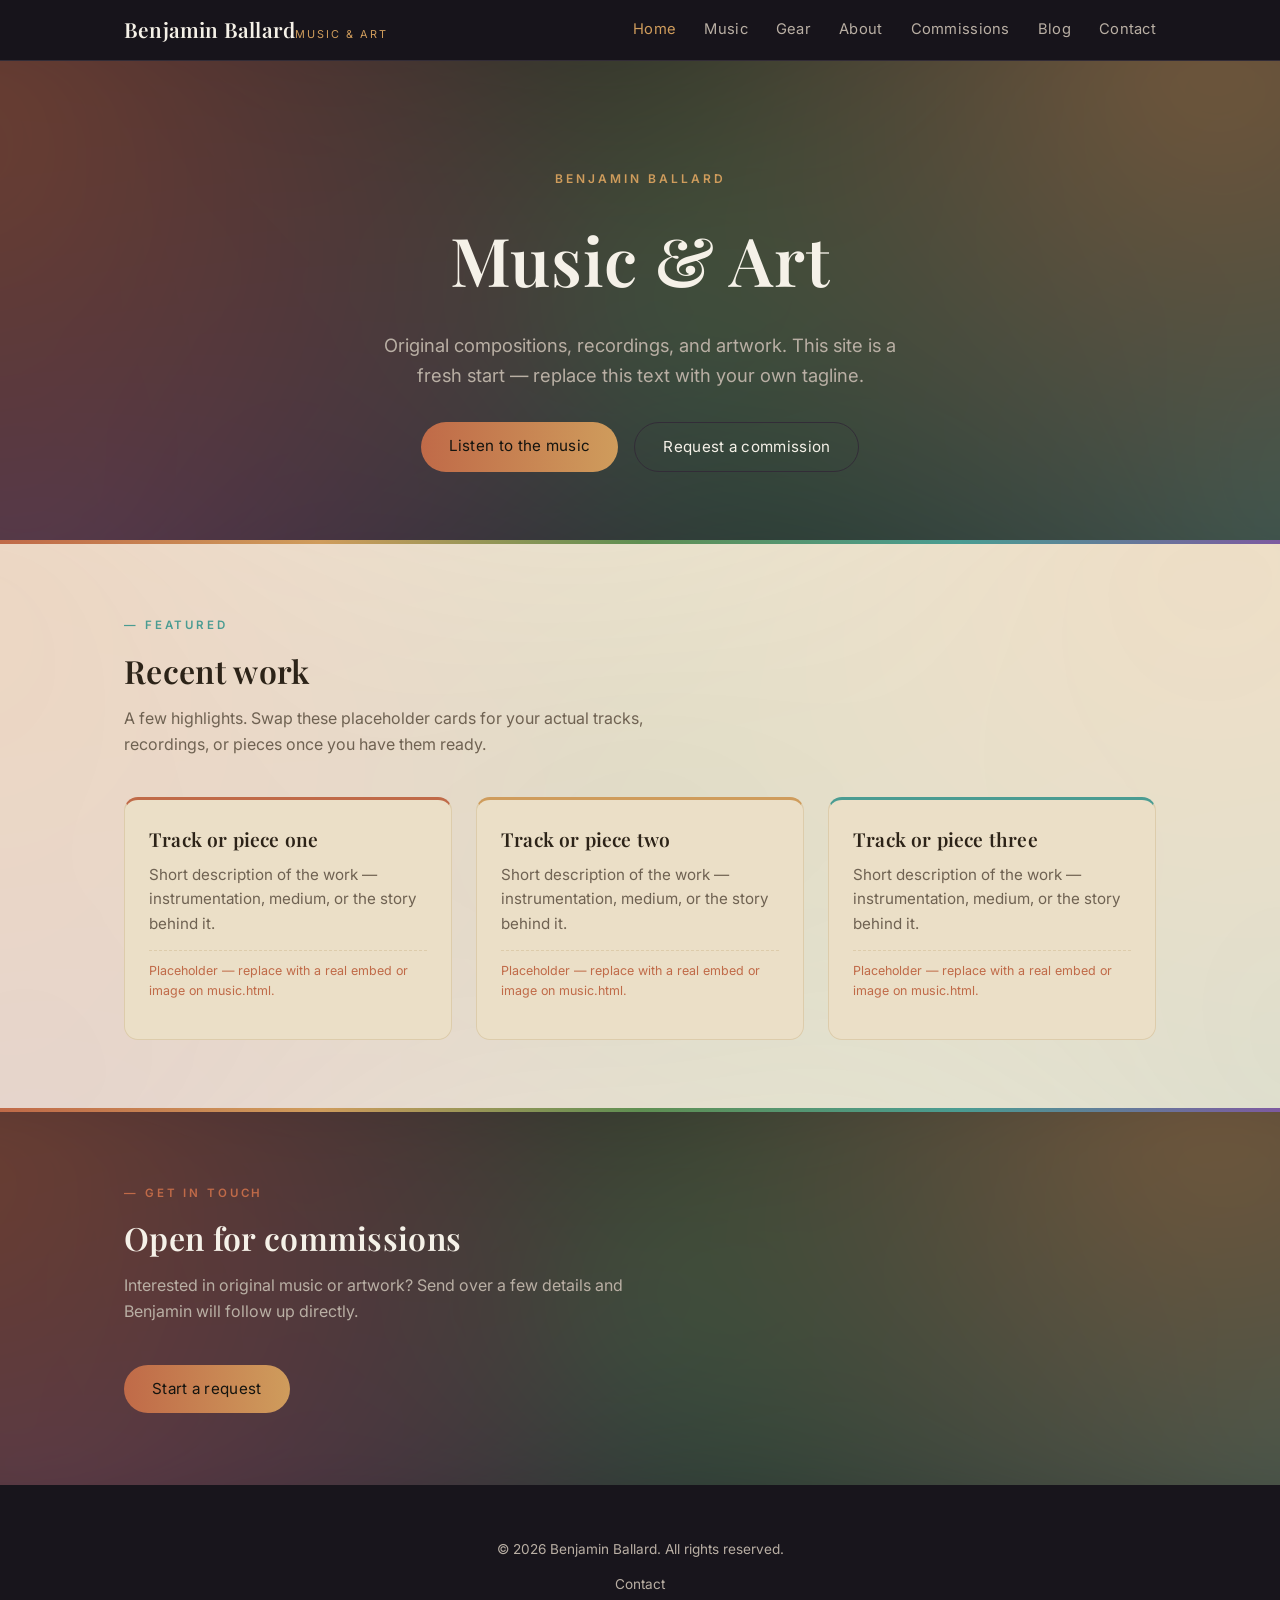
<file: index.html>
<!doctype html>
<html lang="en">
<head>
<meta charset="utf-8">
<meta name="viewport" content="width=device-width,initial-scale=1">
<title>Benjamin Ballard</title>
<meta name="description" content="Benjamin Ballard — music and artwork.">
<link rel="preconnect" href="https://fonts.googleapis.com">
<link href="https://fonts.googleapis.com/css2?family=Playfair+Display:wght@600;700&family=Inter:wght@400;500;600&display=swap" rel="stylesheet">
<link rel="stylesheet" href="styles.css">
</head>
<body>
<header class="site-header">
  <div class="wrap">
    <a class="brand" href="index.html"><span><strong>Benjamin Ballard</strong><small>Music &amp; Art</small></span></a>
    <button class="nav-toggle" aria-expanded="false" aria-label="Toggle menu">&#9776;</button>
    <nav class="main-nav">
      <a class="active" href="index.html">Home</a>
      <a href="music.html">Music</a>
      <a href="gear.html">Gear</a>
      <a href="about.html">About</a>
      <a href="commissions.html">Commissions</a>
      <a href="blog.html">Blog</a>
      <a href="contact.html">Contact</a>
    </nav>
  </div>
</header>

<main>
  <section class="hero">
    <div class="glow"></div>
    <div class="wrap">
      <p class="kicker k-gold">Benjamin Ballard</p>
      <h1>Music &amp; Art</h1>
      <p class="tagline">Original compositions, recordings, and artwork. This site is a fresh start — replace this text with your own tagline.</p>
      <div class="hero-actions">
        <a class="btn btn-primary" href="music.html">Listen to the music</a>
        <a class="btn btn-outline" href="commissions.html">Request a commission</a>
      </div>
    </div>
  </section>

  <section class="section section-light">
    <div class="glow glow-soft"></div>
    <div class="wrap">
      <div class="section-heading">
        <span class="kicker k-teal">— Featured</span>
        <h2>Recent work</h2>
        <p>A few highlights. Swap these placeholder cards for your actual tracks, recordings, or pieces once you have them ready.</p>
      </div>
      <div class="grid">
        <div class="card">
          <h3>Track or piece one</h3>
          <p>Short description of the work — instrumentation, medium, or the story behind it.</p>
          <p class="placeholder-note">Placeholder — replace with a real embed or image on music.html.</p>
        </div>
        <div class="card">
          <h3>Track or piece two</h3>
          <p>Short description of the work — instrumentation, medium, or the story behind it.</p>
          <p class="placeholder-note">Placeholder — replace with a real embed or image on music.html.</p>
        </div>
        <div class="card">
          <h3>Track or piece three</h3>
          <p>Short description of the work — instrumentation, medium, or the story behind it.</p>
          <p class="placeholder-note">Placeholder — replace with a real embed or image on music.html.</p>
        </div>
      </div>
    </div>
  </section>

  <section class="section">
    <div class="glow"></div>
    <div class="wrap">
      <div class="section-heading">
        <span class="kicker k-rust">— Get in touch</span>
        <h2>Open for commissions</h2>
        <p>Interested in original music or artwork? Send over a few details and Benjamin will follow up directly.</p>
      </div>
      <a class="btn btn-primary" href="commissions.html">Start a request</a>
    </div>
  </section>
</main>

<footer class="site-footer">
  <p>&copy; <span id="year"></span> Benjamin Ballard. All rights reserved.</p>
  <p><a href="contact.html">Contact</a></p>
</footer>
<script src="script.js"></script>
<script>document.getElementById('year').textContent = new Date().getFullYear();</script>
</body>
</html>
</file>
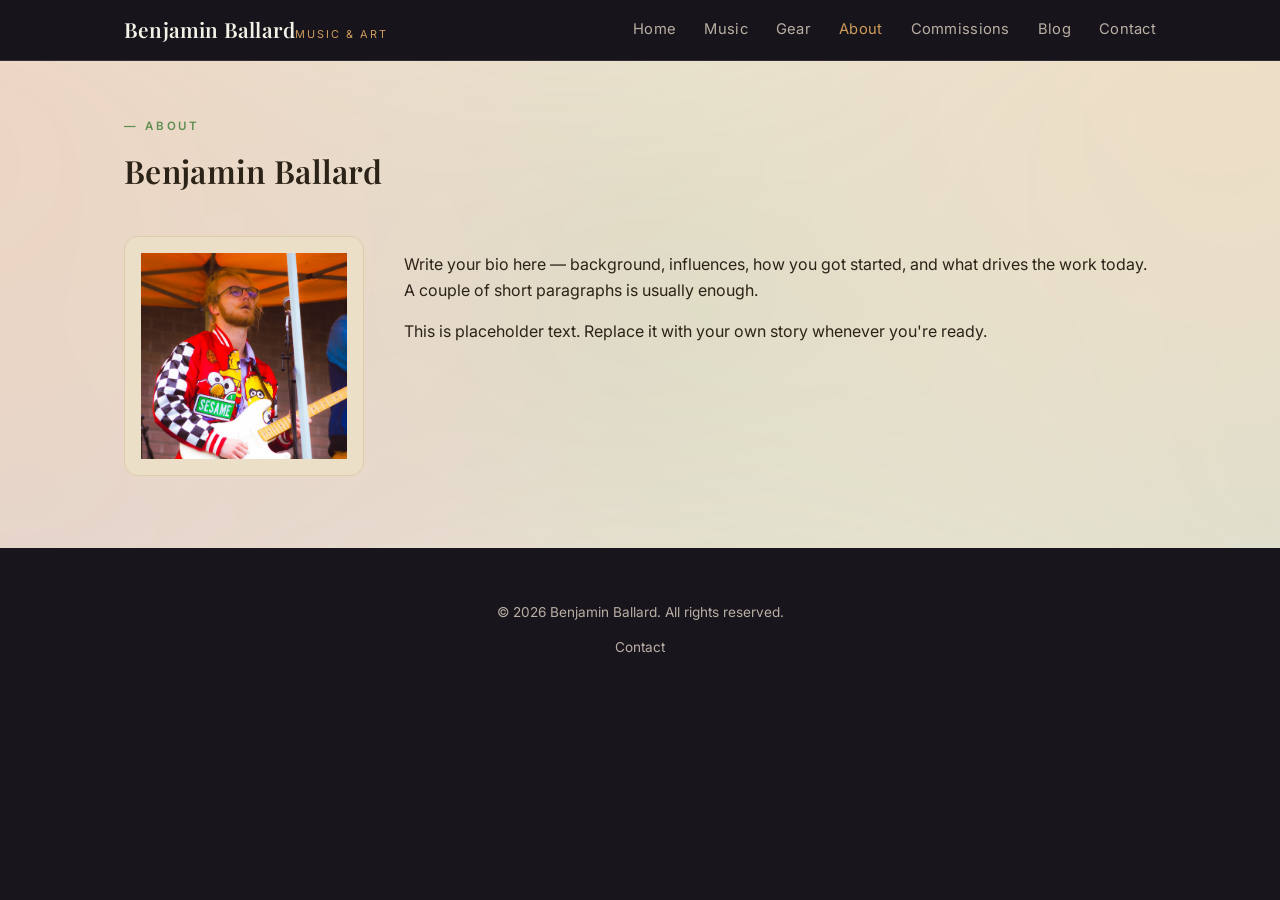
<file: about.html>
<!doctype html>
<html lang="en">
<head>
<meta charset="utf-8">
<meta name="viewport" content="width=device-width,initial-scale=1">
<title>About · Benjamin Ballard</title>
<meta name="description" content="About Benjamin Ballard.">
<link rel="preconnect" href="https://fonts.googleapis.com">
<link href="https://fonts.googleapis.com/css2?family=Playfair+Display:wght@600;700&family=Inter:wght@400;500;600&display=swap" rel="stylesheet">
<link rel="stylesheet" href="styles.css">
</head>
<body>
<header class="site-header">
  <div class="wrap">
    <a class="brand" href="index.html"><span><strong>Benjamin Ballard</strong><small>Music &amp; Art</small></span></a>
    <button class="nav-toggle" aria-expanded="false" aria-label="Toggle menu">&#9776;</button>
    <nav class="main-nav">
      <a href="index.html">Home</a>
      <a href="music.html">Music</a>
      <a href="gear.html">Gear</a>
      <a class="active" href="about.html">About</a>
      <a href="commissions.html">Commissions</a>
      <a href="blog.html">Blog</a>
      <a href="contact.html">Contact</a>
    </nav>
  </div>
</header>

<main>
  <section class="section section-light" style="padding-top:56px;">
    <div class="glow glow-soft"></div>
    <div class="wrap">
      <div class="section-heading">
        <span class="kicker k-leaf">— About</span>
        <h2>Benjamin Ballard</h2>
      </div>
      <div class="bio-layout">
        <div class="bio-portrait"><img src="assets/photos/portrait-sesame.jpg" alt="Benjamin Ballard performing live" loading="lazy"></div>
        <div>
          <p>Write your bio here — background, influences, how you got started, and what drives the work today. A couple of short paragraphs is usually enough.</p>
          <p>This is placeholder text. Replace it with your own story whenever you're ready.</p>
        </div>
      </div>
    </div>
  </section>
</main>

<footer class="site-footer">
  <p>&copy; <span id="year"></span> Benjamin Ballard. All rights reserved.</p>
  <p><a href="contact.html">Contact</a></p>
</footer>
<script src="script.js"></script>
<script>document.getElementById('year').textContent = new Date().getFullYear();</script>
</body>
</html>
</file>
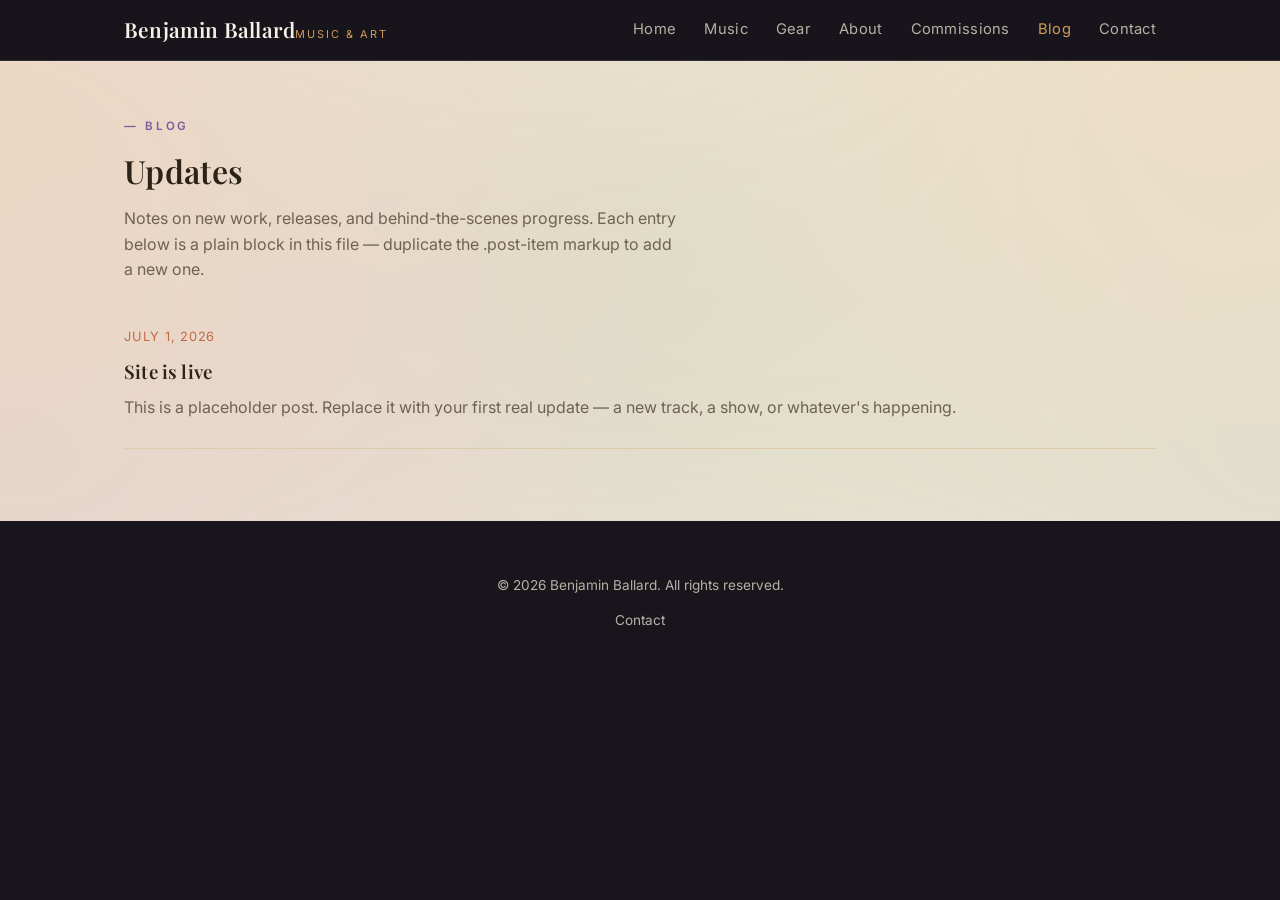
<file: blog.html>
<!doctype html>
<html lang="en">
<head>
<meta charset="utf-8">
<meta name="viewport" content="width=device-width,initial-scale=1">
<title>Blog · Benjamin Ballard</title>
<meta name="description" content="Updates from Benjamin Ballard.">
<link rel="preconnect" href="https://fonts.googleapis.com">
<link href="https://fonts.googleapis.com/css2?family=Playfair+Display:wght@600;700&family=Inter:wght@400;500;600&display=swap" rel="stylesheet">
<link rel="stylesheet" href="styles.css">
</head>
<body>
<header class="site-header">
  <div class="wrap">
    <a class="brand" href="index.html"><span><strong>Benjamin Ballard</strong><small>Music &amp; Art</small></span></a>
    <button class="nav-toggle" aria-expanded="false" aria-label="Toggle menu">&#9776;</button>
    <nav class="main-nav">
      <a href="index.html">Home</a>
      <a href="music.html">Music</a>
      <a href="gear.html">Gear</a>
      <a href="about.html">About</a>
      <a href="commissions.html">Commissions</a>
      <a class="active" href="blog.html">Blog</a>
      <a href="contact.html">Contact</a>
    </nav>
  </div>
</header>

<main>
  <section class="section section-light" style="padding-top:56px;">
    <div class="glow glow-soft"></div>
    <div class="wrap">
      <div class="section-heading">
        <span class="kicker k-purple">— Blog</span>
        <h2>Updates</h2>
        <p>Notes on new work, releases, and behind-the-scenes progress. Each entry below is a plain block in this file — duplicate the .post-item markup to add a new one.</p>
      </div>
      <div class="post-list">
        <article class="post-item">
          <time datetime="2026-07-01">July 1, 2026</time>
          <h3>Site is live</h3>
          <p>This is a placeholder post. Replace it with your first real update — a new track, a show, or whatever's happening.</p>
        </article>
      </div>
    </div>
  </section>
</main>

<footer class="site-footer">
  <p>&copy; <span id="year"></span> Benjamin Ballard. All rights reserved.</p>
  <p><a href="contact.html">Contact</a></p>
</footer>
<script src="script.js"></script>
<script>document.getElementById('year').textContent = new Date().getFullYear();</script>
</body>
</html>
</file>
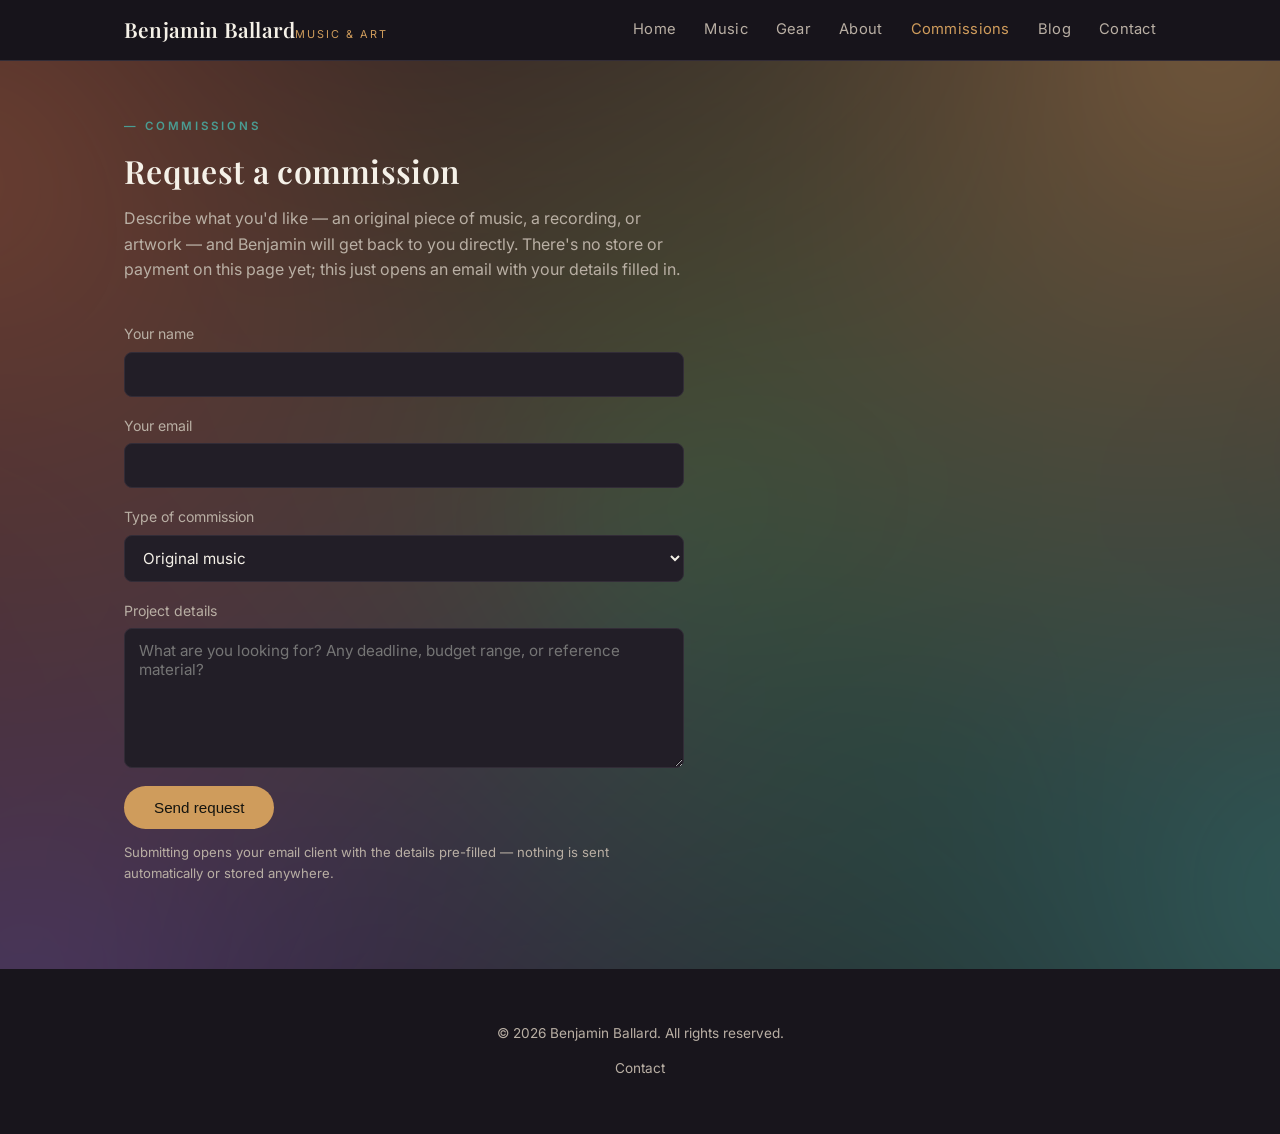
<file: commissions.html>
<!doctype html>
<html lang="en">
<head>
<meta charset="utf-8">
<meta name="viewport" content="width=device-width,initial-scale=1">
<title>Commissions · Benjamin Ballard</title>
<meta name="description" content="Request a music or art commission from Benjamin Ballard.">
<link rel="preconnect" href="https://fonts.googleapis.com">
<link href="https://fonts.googleapis.com/css2?family=Playfair+Display:wght@600;700&family=Inter:wght@400;500;600&display=swap" rel="stylesheet">
<link rel="stylesheet" href="styles.css">
</head>
<body>
<header class="site-header">
  <div class="wrap">
    <a class="brand" href="index.html"><span><strong>Benjamin Ballard</strong><small>Music &amp; Art</small></span></a>
    <button class="nav-toggle" aria-expanded="false" aria-label="Toggle menu">&#9776;</button>
    <nav class="main-nav">
      <a href="index.html">Home</a>
      <a href="music.html">Music</a>
      <a href="gear.html">Gear</a>
      <a href="about.html">About</a>
      <a class="active" href="commissions.html">Commissions</a>
      <a href="blog.html">Blog</a>
      <a href="contact.html">Contact</a>
    </nav>
  </div>
</header>

<main>
  <section class="section" style="padding-top:56px;">
    <div class="glow"></div>
    <div class="wrap">
      <div class="section-heading">
        <span class="kicker k-teal">— Commissions</span>
        <h2>Request a commission</h2>
        <p>Describe what you'd like — an original piece of music, a recording, or artwork — and Benjamin will get back to you directly. There's no store or payment on this page yet; this just opens an email with your details filled in.</p>
      </div>
      <form class="stack-form" id="commissionForm">
        <label>Your name
          <input id="commName" type="text" required maxlength="80">
        </label>
        <label>Your email
          <input id="commEmail" type="email" required>
        </label>
        <label>Type of commission
          <select id="commType">
            <option value="Original music">Original music</option>
            <option value="Recording / performance">Recording / performance</option>
            <option value="Artwork">Artwork</option>
            <option value="Other">Other</option>
          </select>
        </label>
        <label>Project details
          <textarea id="commDetails" required placeholder="What are you looking for? Any deadline, budget range, or reference material?"></textarea>
        </label>
        <button type="submit">Send request</button>
      </form>
      <p class="form-note">Submitting opens your email client with the details pre-filled — nothing is sent automatically or stored anywhere.</p>
    </div>
  </section>
</main>

<footer class="site-footer">
  <p>&copy; <span id="year"></span> Benjamin Ballard. All rights reserved.</p>
  <p><a href="contact.html">Contact</a></p>
</footer>
<script src="script.js"></script>
<script>document.getElementById('year').textContent = new Date().getFullYear();</script>
</body>
</html>
</file>
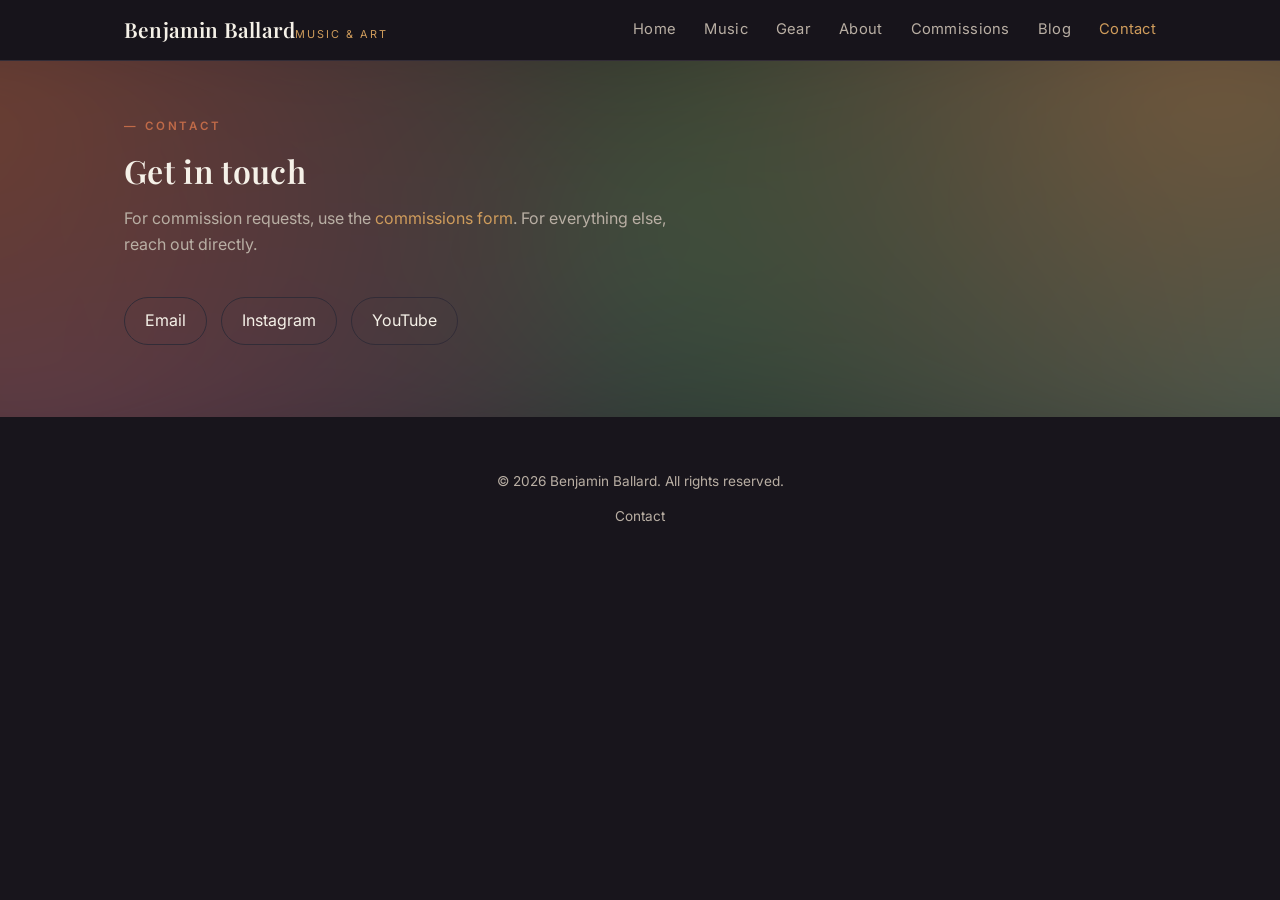
<file: contact.html>
<!doctype html>
<html lang="en">
<head>
<meta charset="utf-8">
<meta name="viewport" content="width=device-width,initial-scale=1">
<title>Contact · Benjamin Ballard</title>
<meta name="description" content="Contact Benjamin Ballard.">
<link rel="preconnect" href="https://fonts.googleapis.com">
<link href="https://fonts.googleapis.com/css2?family=Playfair+Display:wght@600;700&family=Inter:wght@400;500;600&display=swap" rel="stylesheet">
<link rel="stylesheet" href="styles.css">
</head>
<body>
<header class="site-header">
  <div class="wrap">
    <a class="brand" href="index.html"><span><strong>Benjamin Ballard</strong><small>Music &amp; Art</small></span></a>
    <button class="nav-toggle" aria-expanded="false" aria-label="Toggle menu">&#9776;</button>
    <nav class="main-nav">
      <a href="index.html">Home</a>
      <a href="music.html">Music</a>
      <a href="gear.html">Gear</a>
      <a href="about.html">About</a>
      <a href="commissions.html">Commissions</a>
      <a href="blog.html">Blog</a>
      <a class="active" href="contact.html">Contact</a>
    </nav>
  </div>
</header>

<main>
  <section class="section" style="padding-top:56px;">
    <div class="glow"></div>
    <div class="wrap">
      <div class="section-heading">
        <span class="kicker k-rust">— Contact</span>
        <h2>Get in touch</h2>
        <p>For commission requests, use the <a href="commissions.html">commissions form</a>. For everything else, reach out directly.</p>
      </div>
      <div class="contact-links">
        <a href="mailto:benballard122@gmail.com">Email</a>
        <a href="#">Instagram</a>
        <a href="#">YouTube</a>
      </div>
    </div>
  </section>
</main>

<footer class="site-footer">
  <p>&copy; <span id="year"></span> Benjamin Ballard. All rights reserved.</p>
  <p><a href="contact.html">Contact</a></p>
</footer>
<script src="script.js"></script>
<script>document.getElementById('year').textContent = new Date().getFullYear();</script>
</body>
</html>
</file>
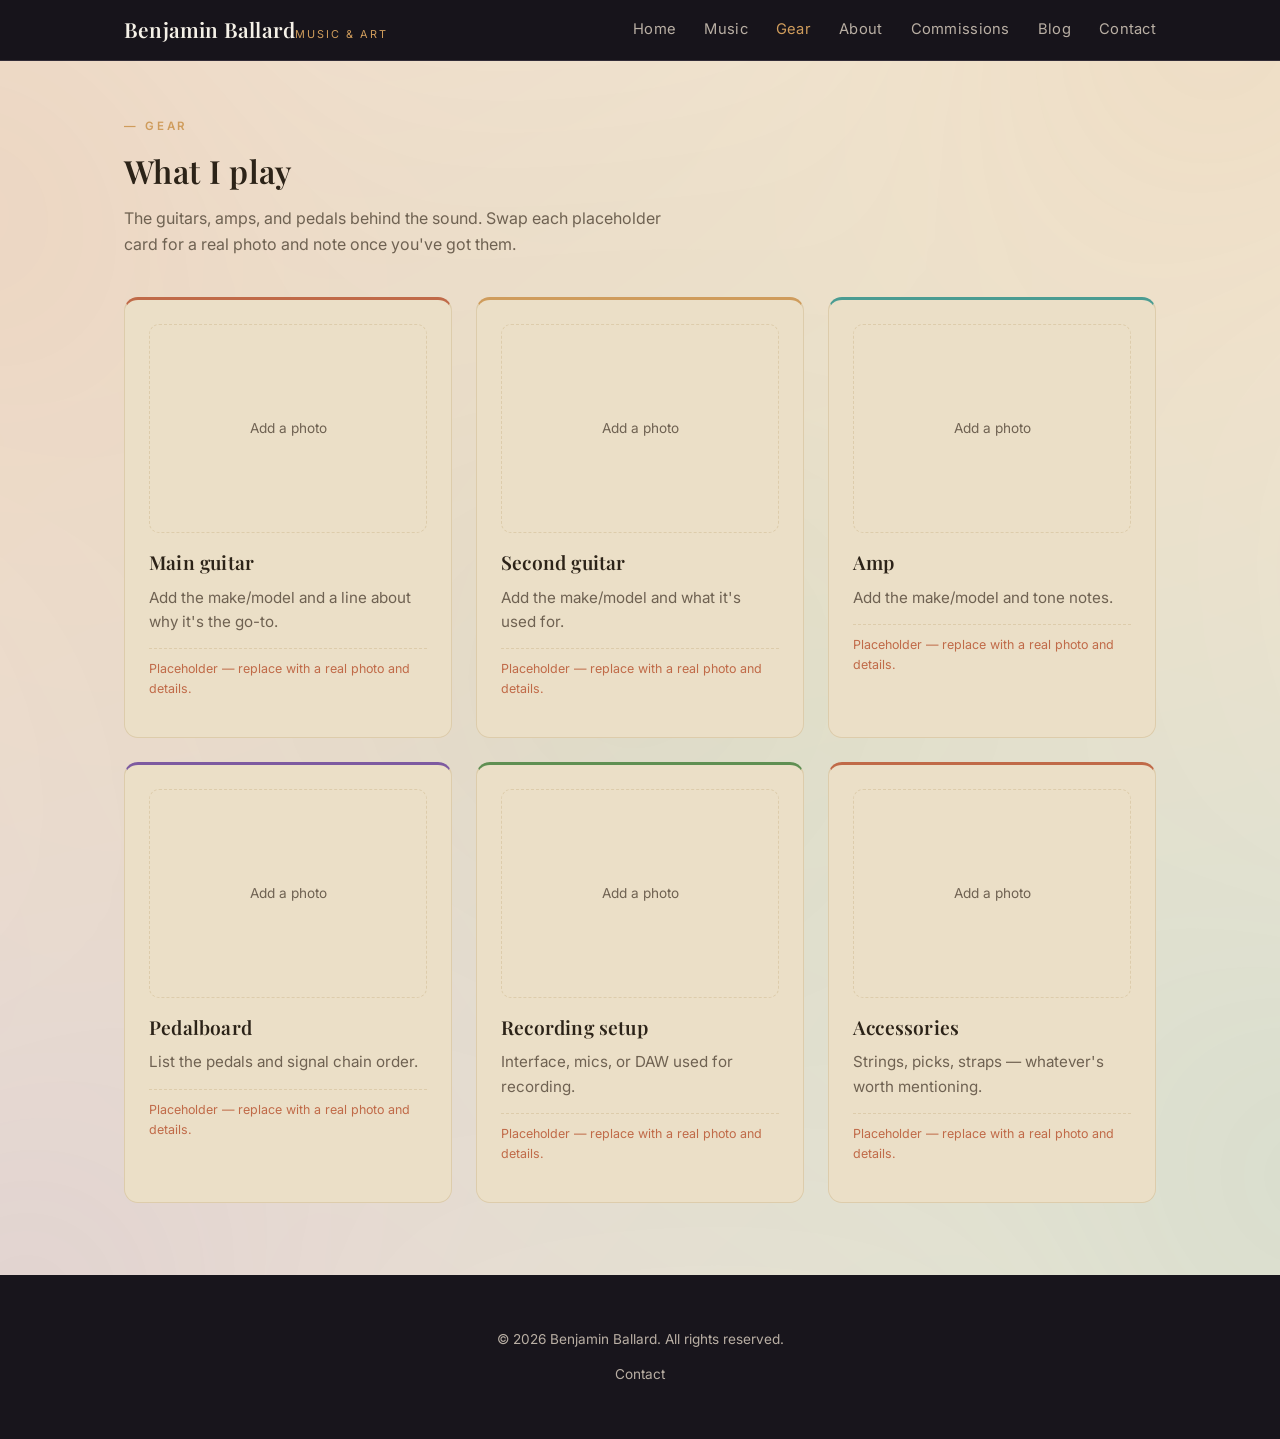
<file: gear.html>
<!doctype html>
<html lang="en">
<head>
<meta charset="utf-8">
<meta name="viewport" content="width=device-width,initial-scale=1">
<title>Gear · Benjamin Ballard</title>
<meta name="description" content="Gear used by Benjamin Ballard — guitars, amps, and pedals.">
<link rel="preconnect" href="https://fonts.googleapis.com">
<link href="https://fonts.googleapis.com/css2?family=Playfair+Display:wght@600;700&family=Inter:wght@400;500;600&display=swap" rel="stylesheet">
<link rel="stylesheet" href="styles.css">
</head>
<body>
<header class="site-header">
  <div class="wrap">
    <a class="brand" href="index.html"><span><strong>Benjamin Ballard</strong><small>Music &amp; Art</small></span></a>
    <button class="nav-toggle" aria-expanded="false" aria-label="Toggle menu">&#9776;</button>
    <nav class="main-nav">
      <a href="index.html">Home</a>
      <a href="music.html">Music</a>
      <a class="active" href="gear.html">Gear</a>
      <a href="about.html">About</a>
      <a href="commissions.html">Commissions</a>
      <a href="blog.html">Blog</a>
      <a href="contact.html">Contact</a>
    </nav>
  </div>
</header>

<main>
  <section class="section section-light" style="padding-top:56px;">
    <div class="glow glow-soft"></div>
    <div class="wrap">
      <div class="section-heading">
        <span class="kicker k-gold">— Gear</span>
        <h2>What I play</h2>
        <p>The guitars, amps, and pedals behind the sound. Swap each placeholder card for a real photo and note once you've got them.</p>
      </div>
      <div class="grid">
        <div class="card">
          <div class="gear-photo">Add a photo</div>
          <h3>Main guitar</h3>
          <p>Add the make/model and a line about why it's the go-to.</p>
          <p class="placeholder-note">Placeholder — replace with a real photo and details.</p>
        </div>
        <div class="card">
          <div class="gear-photo">Add a photo</div>
          <h3>Second guitar</h3>
          <p>Add the make/model and what it's used for.</p>
          <p class="placeholder-note">Placeholder — replace with a real photo and details.</p>
        </div>
        <div class="card">
          <div class="gear-photo">Add a photo</div>
          <h3>Amp</h3>
          <p>Add the make/model and tone notes.</p>
          <p class="placeholder-note">Placeholder — replace with a real photo and details.</p>
        </div>
        <div class="card">
          <div class="gear-photo">Add a photo</div>
          <h3>Pedalboard</h3>
          <p>List the pedals and signal chain order.</p>
          <p class="placeholder-note">Placeholder — replace with a real photo and details.</p>
        </div>
        <div class="card">
          <div class="gear-photo">Add a photo</div>
          <h3>Recording setup</h3>
          <p>Interface, mics, or DAW used for recording.</p>
          <p class="placeholder-note">Placeholder — replace with a real photo and details.</p>
        </div>
        <div class="card">
          <div class="gear-photo">Add a photo</div>
          <h3>Accessories</h3>
          <p>Strings, picks, straps — whatever's worth mentioning.</p>
          <p class="placeholder-note">Placeholder — replace with a real photo and details.</p>
        </div>
      </div>
    </div>
  </section>
</main>

<footer class="site-footer">
  <p>&copy; <span id="year"></span> Benjamin Ballard. All rights reserved.</p>
  <p><a href="contact.html">Contact</a></p>
</footer>
<script src="script.js"></script>
<script>document.getElementById('year').textContent = new Date().getFullYear();</script>
</body>
</html>
</file>
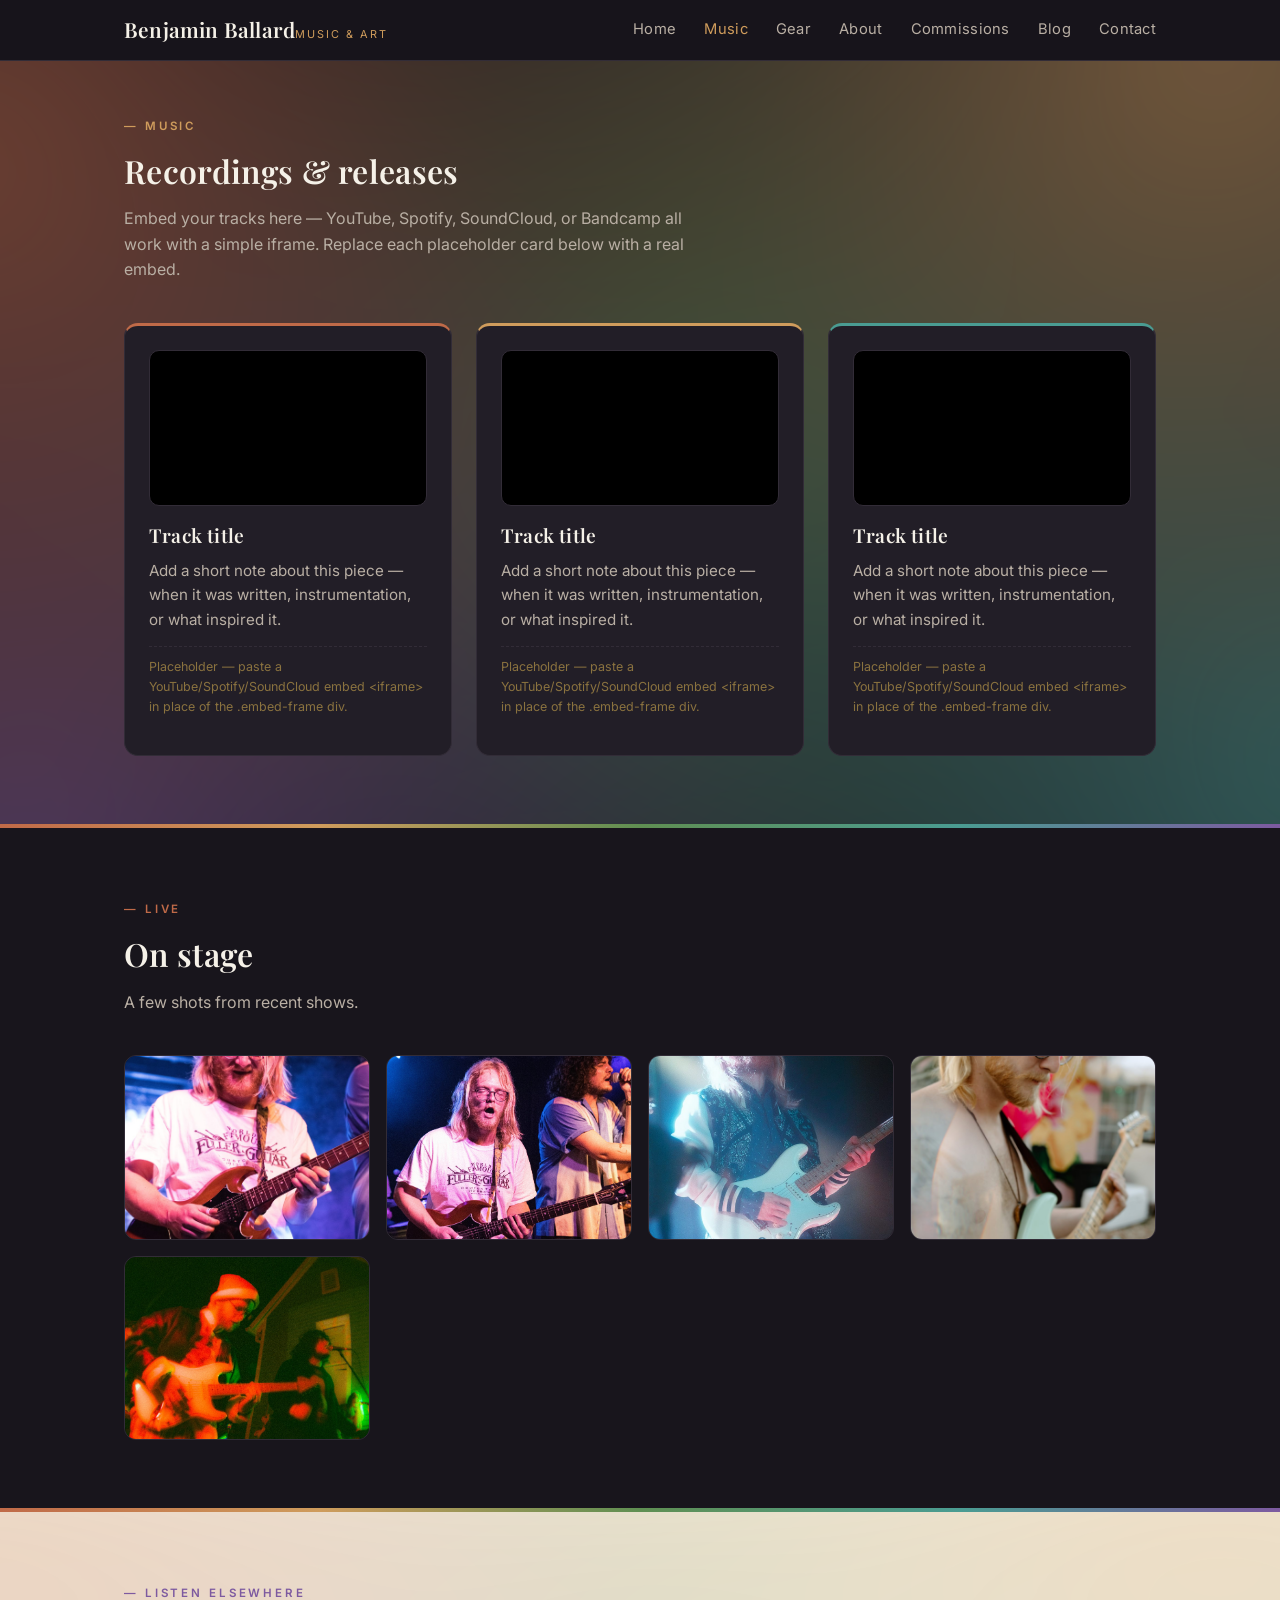
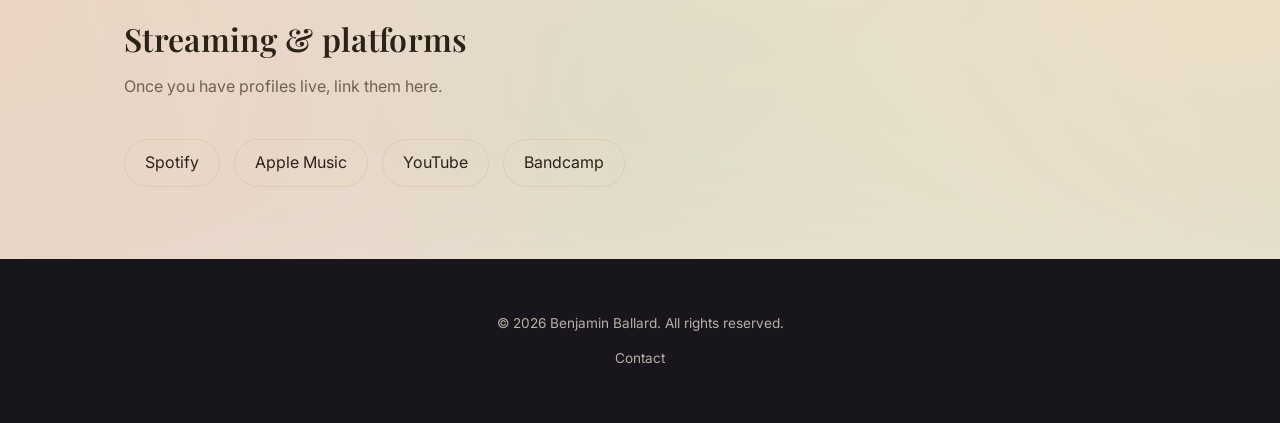
<file: music.html>
<!doctype html>
<html lang="en">
<head>
<meta charset="utf-8">
<meta name="viewport" content="width=device-width,initial-scale=1">
<title>Music · Benjamin Ballard</title>
<meta name="description" content="Music portfolio for Benjamin Ballard.">
<link rel="preconnect" href="https://fonts.googleapis.com">
<link href="https://fonts.googleapis.com/css2?family=Playfair+Display:wght@600;700&family=Inter:wght@400;500;600&display=swap" rel="stylesheet">
<link rel="stylesheet" href="styles.css">
</head>
<body>
<header class="site-header">
  <div class="wrap">
    <a class="brand" href="index.html"><span><strong>Benjamin Ballard</strong><small>Music &amp; Art</small></span></a>
    <button class="nav-toggle" aria-expanded="false" aria-label="Toggle menu">&#9776;</button>
    <nav class="main-nav">
      <a href="index.html">Home</a>
      <a class="active" href="music.html">Music</a>
      <a href="gear.html">Gear</a>
      <a href="about.html">About</a>
      <a href="commissions.html">Commissions</a>
      <a href="blog.html">Blog</a>
      <a href="contact.html">Contact</a>
    </nav>
  </div>
</header>

<main>
  <section class="section" style="padding-top:56px;">
    <div class="glow"></div>
    <div class="wrap">
      <div class="section-heading">
        <span class="kicker k-gold">— Music</span>
        <h2>Recordings &amp; releases</h2>
        <p>Embed your tracks here — YouTube, Spotify, SoundCloud, or Bandcamp all work with a simple iframe. Replace each placeholder card below with a real embed.</p>
      </div>
      <div class="grid">
        <div class="card">
          <div class="embed-frame"></div>
          <h3>Track title</h3>
          <p>Add a short note about this piece — when it was written, instrumentation, or what inspired it.</p>
          <p class="placeholder-note">Placeholder — paste a YouTube/Spotify/SoundCloud embed &lt;iframe&gt; in place of the .embed-frame div.</p>
        </div>
        <div class="card">
          <div class="embed-frame"></div>
          <h3>Track title</h3>
          <p>Add a short note about this piece — when it was written, instrumentation, or what inspired it.</p>
          <p class="placeholder-note">Placeholder — paste a YouTube/Spotify/SoundCloud embed &lt;iframe&gt; in place of the .embed-frame div.</p>
        </div>
        <div class="card">
          <div class="embed-frame"></div>
          <h3>Track title</h3>
          <p>Add a short note about this piece — when it was written, instrumentation, or what inspired it.</p>
          <p class="placeholder-note">Placeholder — paste a YouTube/Spotify/SoundCloud embed &lt;iframe&gt; in place of the .embed-frame div.</p>
        </div>
      </div>
    </div>
  </section>

  <section class="section">
    <div class="wrap">
      <div class="section-heading">
        <span class="kicker k-rust">— Live</span>
        <h2>On stage</h2>
        <p>A few shots from recent shows.</p>
      </div>
      <div class="photo-grid">
        <img src="assets/photos/live-fullers-guitar.jpg" alt="Benjamin Ballard playing guitar on stage" loading="lazy">
        <img src="assets/photos/live-with-bandmate.jpg" alt="Benjamin Ballard performing with a bandmate on vocals" loading="lazy">
        <img src="assets/photos/live-blue-stage.jpg" alt="Benjamin Ballard under blue stage lighting" loading="lazy">
        <img src="assets/photos/candid-mint-guitar.jpg" alt="Benjamin Ballard playing guitar outdoors" loading="lazy">
        <img src="assets/photos/live-xmas-show.jpg" alt="Benjamin Ballard performing at a holiday show" loading="lazy">
      </div>
    </div>
  </section>

  <section class="section section-light">
    <div class="glow glow-soft"></div>
    <div class="wrap">
      <div class="section-heading">
        <span class="kicker k-purple">— Listen elsewhere</span>
        <h2>Streaming &amp; platforms</h2>
        <p>Once you have profiles live, link them here.</p>
      </div>
      <div class="contact-links">
        <a href="#">Spotify</a>
        <a href="#">Apple Music</a>
        <a href="#">YouTube</a>
        <a href="#">Bandcamp</a>
      </div>
    </div>
  </section>
</main>

<footer class="site-footer">
  <p>&copy; <span id="year"></span> Benjamin Ballard. All rights reserved.</p>
  <p><a href="contact.html">Contact</a></p>
</footer>
<script src="script.js"></script>
<script>document.getElementById('year').textContent = new Date().getFullYear();</script>
</body>
</html>
</file>
<file: styles.css>
:root {
  --bg: #18151c;
  --bg-alt: #221e27;
  --ink: #f5f1e8;
  --ink-dim: #b9afa4;
  --gold: #cf9c5c;
  --gold-dim: #8a723f;
  --rust: #c06a48;
  --teal: #4a9c92;
  --purple: #7d5aa0;
  --leaf: #5f8f52;
  --border: #322c37;
  --cream: #f4ead9;
  --cream-alt: #ebdfc7;
  --ink-light: #2c2318;
  --ink-light-dim: #6f6252;
  --border-light: #ddccab;
  --spectrum: linear-gradient(90deg, var(--rust), var(--gold), var(--leaf), var(--teal), var(--purple));
  --max: 1080px;
}

* { box-sizing: border-box; }

html { scroll-behavior: smooth; }

body {
  margin: 0;
  background: var(--bg);
  color: var(--ink);
  font-family: 'Inter', system-ui, -apple-system, sans-serif;
  line-height: 1.6;
}

h1, h2, h3, .brand span strong {
  font-family: 'Playfair Display', Georgia, serif;
  font-weight: 600;
  letter-spacing: 0.01em;
}

a { color: var(--gold); text-decoration: none; }
a:hover { color: var(--ink); }

img { max-width: 100%; display: block; }

.wrap {
  max-width: var(--max);
  margin: 0 auto;
  padding: 0 24px;
  position: relative;
  z-index: 1;
}

/* Header */
.site-header {
  border-bottom: 1px solid var(--border);
  position: sticky;
  top: 0;
  background: rgba(24, 21, 28, 0.92);
  backdrop-filter: blur(8px);
  z-index: 10;
}

.site-header .wrap {
  display: flex;
  align-items: center;
  justify-content: space-between;
  padding-top: 18px;
  padding-bottom: 18px;
}

.brand {
  display: flex;
  flex-direction: column;
  line-height: 1.1;
}

.brand strong {
  font-size: 1.3rem;
  color: var(--ink);
}

.brand small {
  font-size: 0.68rem;
  letter-spacing: 0.18em;
  color: var(--gold);
  text-transform: uppercase;
}

nav.main-nav {
  display: flex;
  gap: 28px;
}

nav.main-nav a {
  color: var(--ink-dim);
  font-size: 0.92rem;
  letter-spacing: 0.02em;
}

nav.main-nav a.active,
nav.main-nav a:hover {
  color: var(--gold);
}

.nav-toggle {
  display: none;
  background: none;
  border: 1px solid var(--border);
  color: var(--ink);
  font-size: 1.2rem;
  padding: 6px 12px;
  border-radius: 6px;
}

/* Psychedelic aurora glow — a nod to tie-dye, kept soft and blurred */
.glow {
  position: absolute;
  inset: -25%;
  z-index: 0;
  filter: blur(60px);
  opacity: 0.5;
  pointer-events: none;
  background:
    radial-gradient(circle at 15% 25%, var(--rust) 0%, transparent 42%),
    radial-gradient(circle at 80% 15%, var(--gold) 0%, transparent 40%),
    radial-gradient(circle at 85% 78%, var(--teal) 0%, transparent 45%),
    radial-gradient(circle at 18% 85%, var(--purple) 0%, transparent 45%),
    radial-gradient(circle at 50% 50%, var(--leaf) 0%, transparent 55%);
}

.glow-soft {
  opacity: 0.16;
  filter: blur(70px);
}

/* Spectrum divider between sections */
.hero, section.section {
  position: relative;
  overflow: hidden;
}

.hero::after, section.section:not(:last-of-type)::after {
  content: "";
  position: absolute;
  left: 0;
  right: 0;
  bottom: 0;
  height: 4px;
  background: var(--spectrum);
  z-index: 2;
}

/* Hero */
.hero {
  padding: 96px 0 72px;
  text-align: center;
}

.hero .wrap { position: relative; z-index: 1; }

.kicker {
  letter-spacing: 0.25em;
  text-transform: uppercase;
  font-size: 0.72rem;
  font-weight: 600;
  display: block;
}

.hero .kicker {
  font-size: 0.75rem;
  margin-bottom: 18px;
}

.k-gold { color: var(--gold); }
.k-rust { color: var(--rust); }
.k-teal { color: var(--teal); }
.k-purple { color: var(--purple); }
.k-leaf { color: var(--leaf); }

.hero h1 {
  font-size: clamp(2.4rem, 6vw, 4.2rem);
  margin: 0 0 18px;
}

.hero p.tagline {
  color: var(--ink-dim);
  font-size: 1.15rem;
  max-width: 560px;
  margin: 0 auto 32px;
}

.hero-actions {
  display: flex;
  gap: 16px;
  justify-content: center;
  flex-wrap: wrap;
}

.btn {
  display: inline-block;
  padding: 12px 28px;
  border-radius: 999px;
  font-size: 0.95rem;
  letter-spacing: 0.02em;
  transition: all 0.15s ease;
}

.btn-primary {
  background: linear-gradient(90deg, var(--rust), var(--gold));
  color: #14140f;
}

.btn-primary:hover {
  background: var(--ink);
  color: #14140f;
}

.btn-outline {
  border: 1px solid var(--border);
  color: var(--ink);
}

.btn-outline:hover {
  border-color: var(--gold);
  color: var(--gold);
}

/* Sections */
section.section {
  padding: 72px 0;
}

.section-heading {
  margin-bottom: 40px;
}

.section-heading .kicker {
  margin-bottom: 10px;
}

.section-heading h2 {
  font-size: 2rem;
  margin: 0;
}

.section-heading p {
  color: var(--ink-dim);
  margin-top: 10px;
  max-width: 560px;
}

/* Light section variant — breaks up long stretches of dark */
section.section-light {
  background: var(--cream);
  color: var(--ink-light);
}

section.section-light .section-heading h2 { color: var(--ink-light); }
section.section-light .section-heading p { color: var(--ink-light-dim); }

section.section-light .card {
  background: var(--cream-alt);
  border-color: var(--border-light);
}

section.section-light .card h3 { color: var(--ink-light); }
section.section-light .card p { color: var(--ink-light-dim); }
section.section-light .card .placeholder-note {
  color: var(--rust);
  border-top-color: var(--border-light);
}

section.section-light .contact-links a {
  border-color: var(--border-light);
  color: var(--ink-light);
}
section.section-light .contact-links a:hover {
  border-color: var(--rust);
  color: var(--rust);
}

section.section-light .bio-portrait {
  background: var(--cream-alt);
  border-color: var(--border-light);
  color: var(--ink-light-dim);
}

section.section-light .post-item { border-bottom-color: var(--border-light); }
section.section-light .post-item h3 { color: var(--ink-light); }
section.section-light .post-item p { color: var(--ink-light-dim); }
section.section-light .post-item time { color: var(--rust); }

section.section-light form.stack-form label { color: var(--ink-light-dim); }
section.section-light form.stack-form input,
section.section-light form.stack-form select,
section.section-light form.stack-form textarea {
  background: var(--cream-alt);
  border-color: var(--border-light);
  color: var(--ink-light);
}
section.section-light .form-note { color: var(--ink-light-dim); }

section.section-light .btn-outline {
  border-color: var(--border-light);
  color: var(--ink-light);
}
section.section-light .btn-outline:hover {
  border-color: var(--rust);
  color: var(--rust);
}

/* Grid cards */
.grid {
  display: grid;
  grid-template-columns: repeat(auto-fit, minmax(260px, 1fr));
  gap: 24px;
}

.card {
  background: var(--bg-alt);
  border: 1px solid var(--border);
  border-top: 3px solid var(--gold);
  border-radius: 14px;
  padding: 24px;
}

.grid .card:nth-child(5n+1) { border-top-color: var(--rust); }
.grid .card:nth-child(5n+2) { border-top-color: var(--gold); }
.grid .card:nth-child(5n+3) { border-top-color: var(--teal); }
.grid .card:nth-child(5n+4) { border-top-color: var(--purple); }
.grid .card:nth-child(5n+5) { border-top-color: var(--leaf); }

.card h3 {
  margin: 0 0 8px;
  font-size: 1.2rem;
}

.card p {
  color: var(--ink-dim);
  margin: 0 0 14px;
  font-size: 0.95rem;
}

.card .placeholder-note {
  font-size: 0.78rem;
  color: var(--gold-dim);
  border-top: 1px dashed var(--border);
  padding-top: 10px;
  margin-top: 10px;
}

.photo-grid {
  display: grid;
  grid-template-columns: repeat(auto-fit, minmax(220px, 1fr));
  gap: 16px;
}

.photo-grid img {
  width: 100%;
  aspect-ratio: 4 / 3;
  object-fit: cover;
  border-radius: 12px;
  border: 1px solid var(--border);
  transition: transform 0.2s ease;
}

.photo-grid img:hover { transform: scale(1.02); }

.embed-frame {
  width: 100%;
  aspect-ratio: 16 / 9;
  border-radius: 10px;
  border: 1px solid var(--border);
  background: #000;
  margin-bottom: 14px;
}

.gear-photo {
  width: 100%;
  aspect-ratio: 4 / 3;
  border-radius: 10px;
  border: 1px dashed var(--border);
  background: var(--bg-alt);
  display: flex;
  align-items: center;
  justify-content: center;
  color: var(--ink-dim);
  font-size: 0.85rem;
  margin-bottom: 14px;
  overflow: hidden;
}

.gear-photo img {
  width: 100%;
  height: 100%;
  object-fit: cover;
}

section.section-light .gear-photo {
  background: var(--cream-alt);
  border-color: var(--border-light);
  color: var(--ink-light-dim);
}

/* Forms */
form.stack-form {
  display: grid;
  gap: 18px;
  max-width: 560px;
}

form.stack-form label {
  display: grid;
  gap: 6px;
  font-size: 0.88rem;
  color: var(--ink-dim);
}

form.stack-form input,
form.stack-form select,
form.stack-form textarea {
  background: var(--bg-alt);
  border: 1px solid var(--border);
  border-radius: 8px;
  padding: 12px 14px;
  color: var(--ink);
  font-family: inherit;
  font-size: 0.95rem;
}

form.stack-form textarea {
  min-height: 140px;
  resize: vertical;
}

form.stack-form button {
  justify-self: start;
  background: var(--gold);
  color: #14140f;
  border: none;
  padding: 13px 30px;
  border-radius: 999px;
  font-size: 0.95rem;
  cursor: pointer;
}

form.stack-form button:hover { background: var(--ink); }

.form-note {
  font-size: 0.82rem;
  color: var(--ink-dim);
  max-width: 560px;
}

/* Blog */
.post-list { display: grid; gap: 28px; }

.post-item {
  border-bottom: 1px solid var(--border);
  padding-bottom: 28px;
}

.post-item time {
  font-size: 0.8rem;
  color: var(--gold);
  letter-spacing: 0.06em;
  text-transform: uppercase;
}

.post-item h3 { margin: 8px 0 8px; }

.post-item p { color: var(--ink-dim); margin: 0; }

/* Bio */
.bio-layout {
  display: grid;
  grid-template-columns: 240px 1fr;
  gap: 40px;
  align-items: start;
}

.bio-portrait {
  aspect-ratio: 1;
  border-radius: 14px;
  background: var(--bg-alt);
  border: 1px solid var(--border);
  display: flex;
  align-items: center;
  justify-content: center;
  color: var(--ink-dim);
  font-size: 0.85rem;
  text-align: center;
  padding: 16px;
  overflow: hidden;
}

.bio-portrait img {
  width: 100%;
  height: 100%;
  object-fit: cover;
  object-position: top center;
  border-radius: 0;
  padding: 0;
}

/* Contact links */
.contact-links {
  display: flex;
  flex-wrap: wrap;
  gap: 14px;
  margin-top: 20px;
}

.contact-links a {
  border: 1px solid var(--border);
  padding: 10px 20px;
  border-radius: 999px;
  color: var(--ink);
}

.contact-links a:hover { border-color: var(--gold); color: var(--gold); }

/* Footer */
footer.site-footer {
  padding: 40px 0;
  text-align: center;
  color: var(--ink-dim);
  font-size: 0.85rem;
}

footer.site-footer a { color: var(--ink-dim); }
footer.site-footer a:hover { color: var(--gold); }

/* Responsive */
@media (max-width: 720px) {
  nav.main-nav {
    position: fixed;
    top: 64px;
    left: 0;
    right: 0;
    background: var(--bg);
    border-bottom: 1px solid var(--border);
    flex-direction: column;
    padding: 16px 24px;
    gap: 16px;
    display: none;
  }

  nav.main-nav.open { display: flex; }

  .nav-toggle { display: inline-block; }

  .bio-layout {
    grid-template-columns: 1fr;
  }

  .bio-portrait {
    max-width: 220px;
  }
}
</file>
